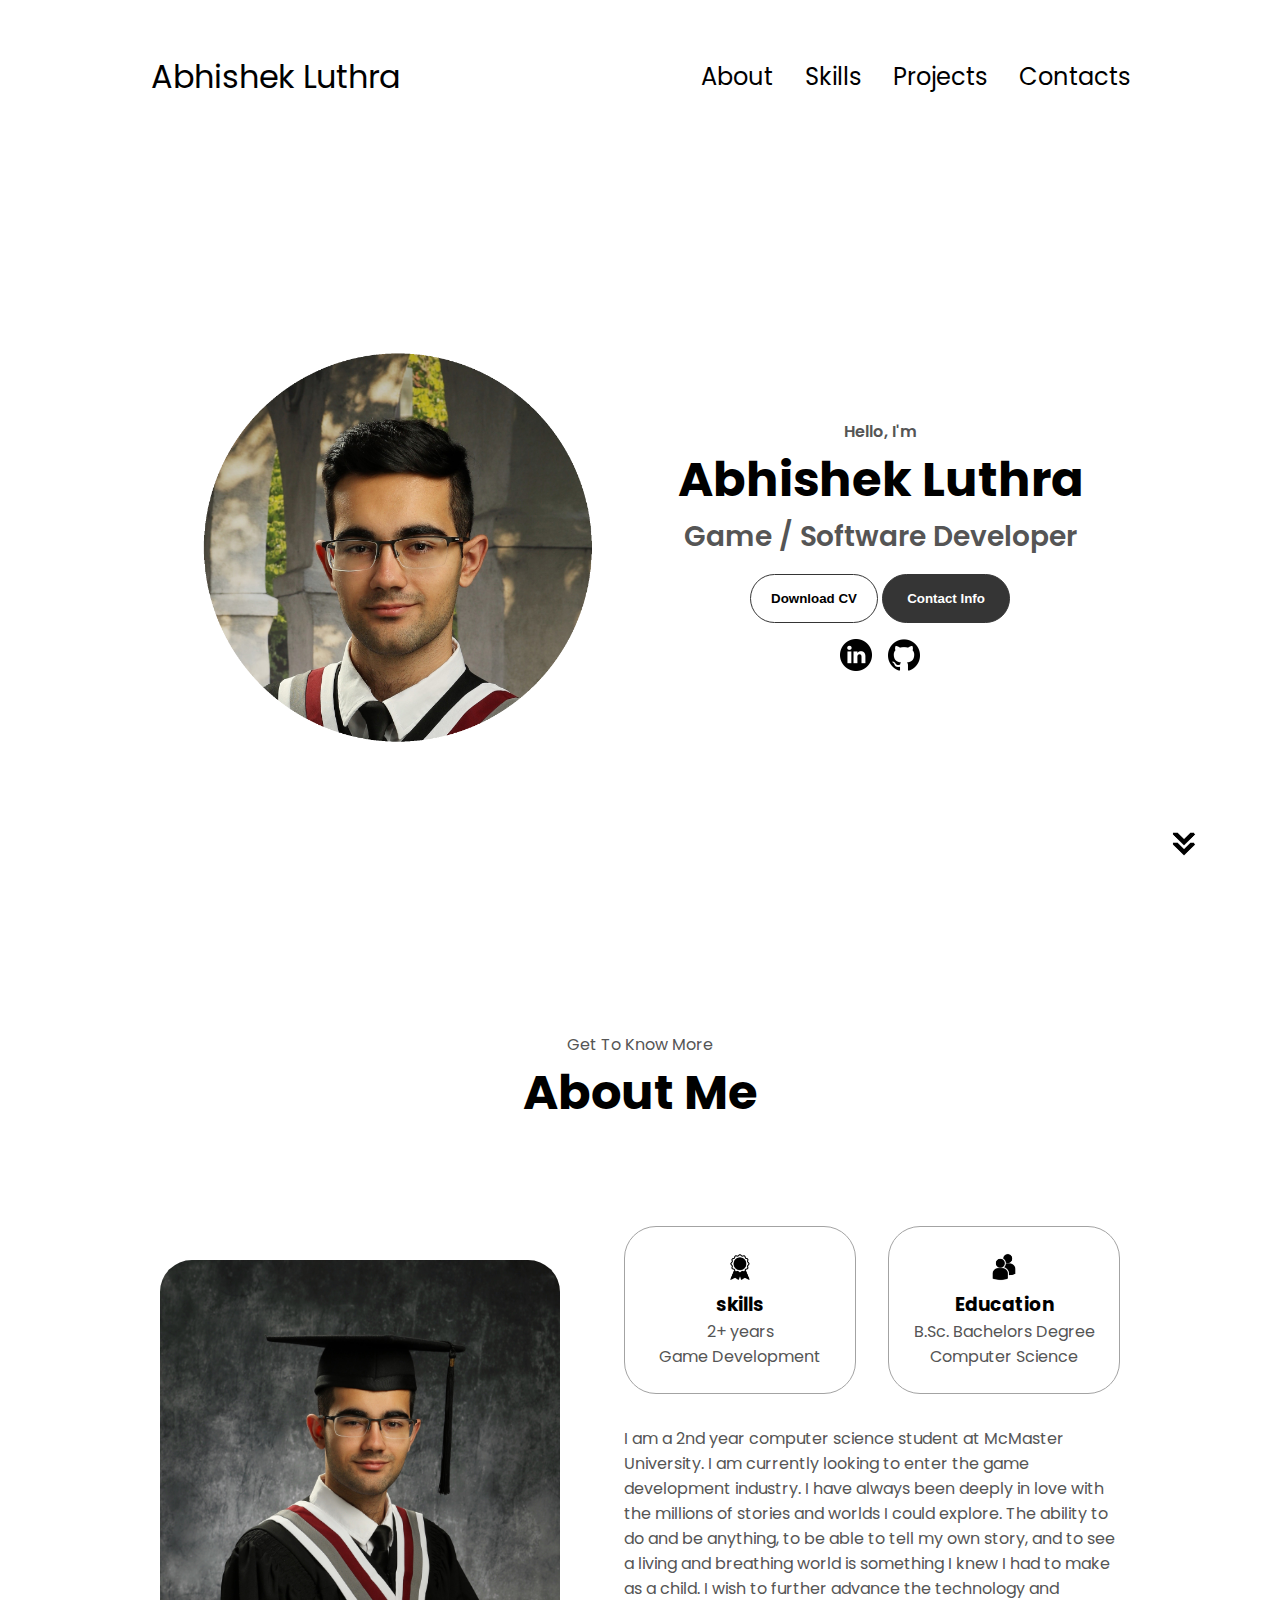
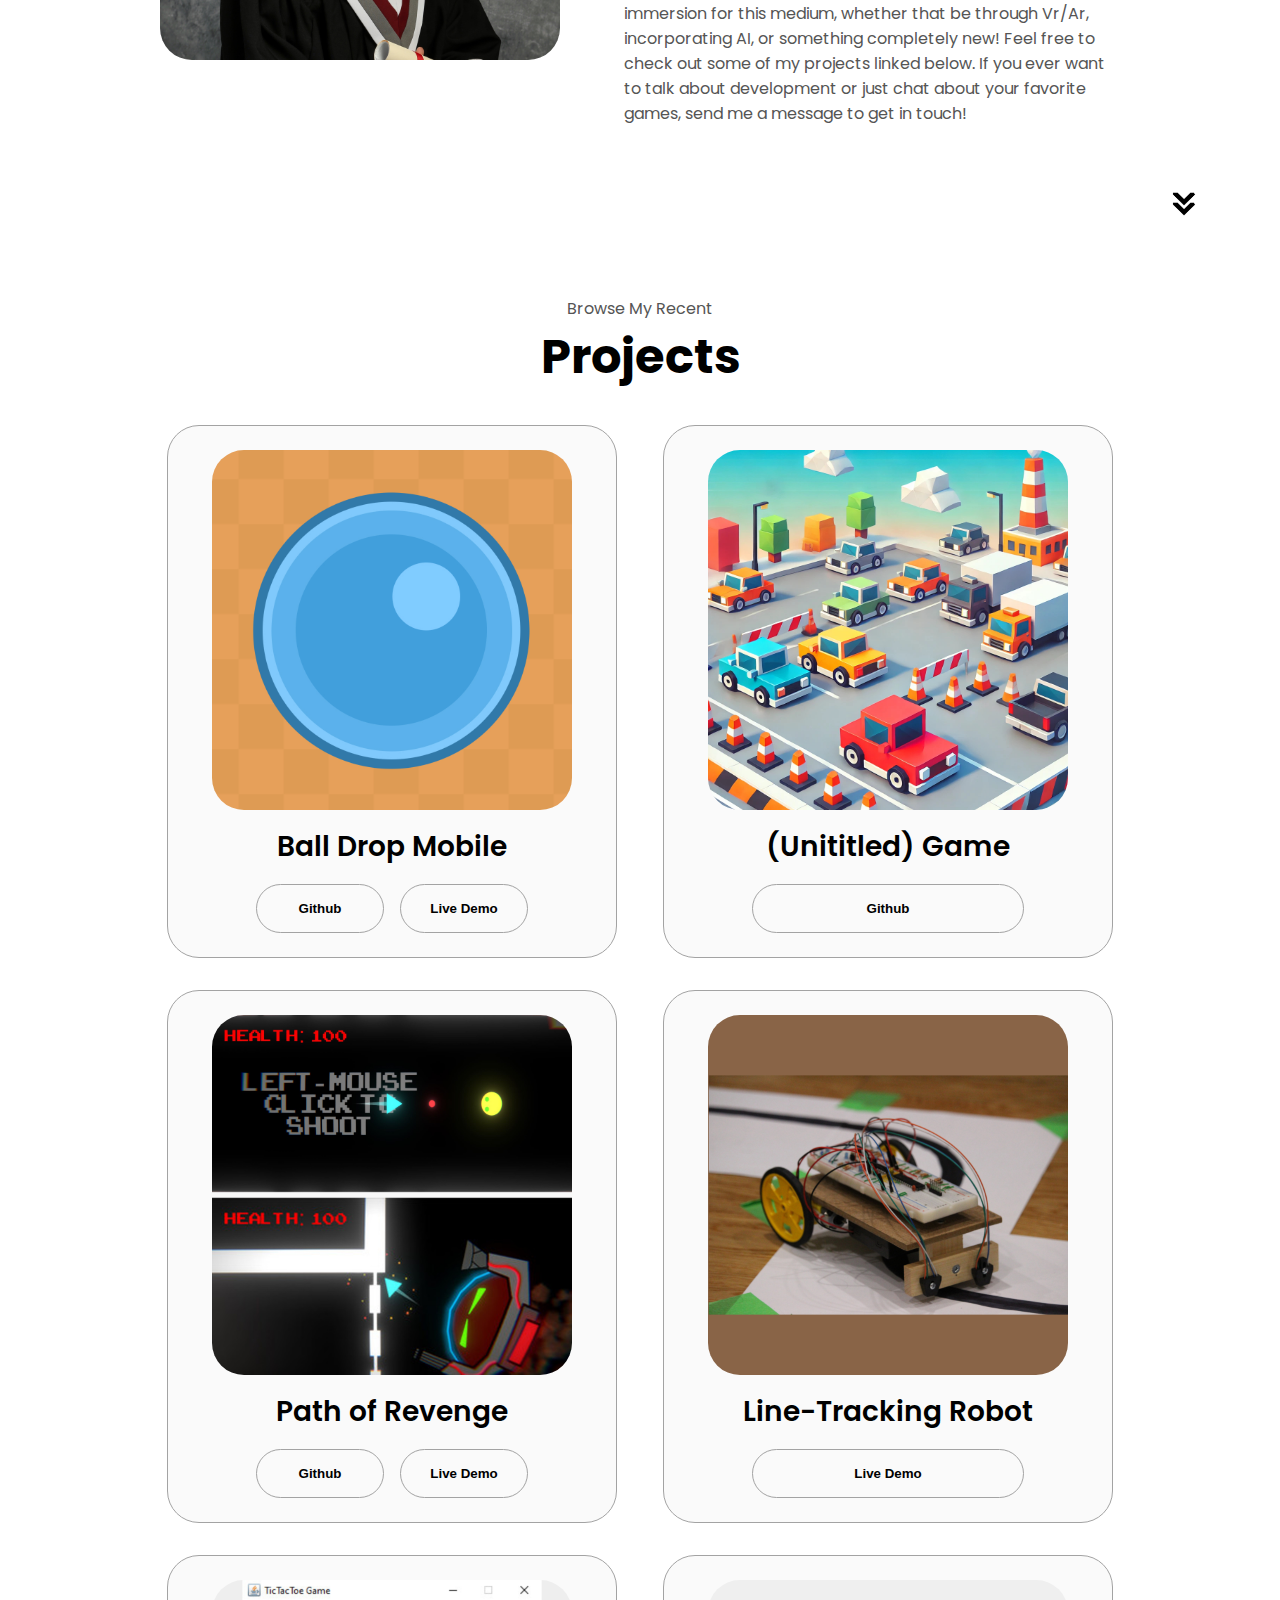
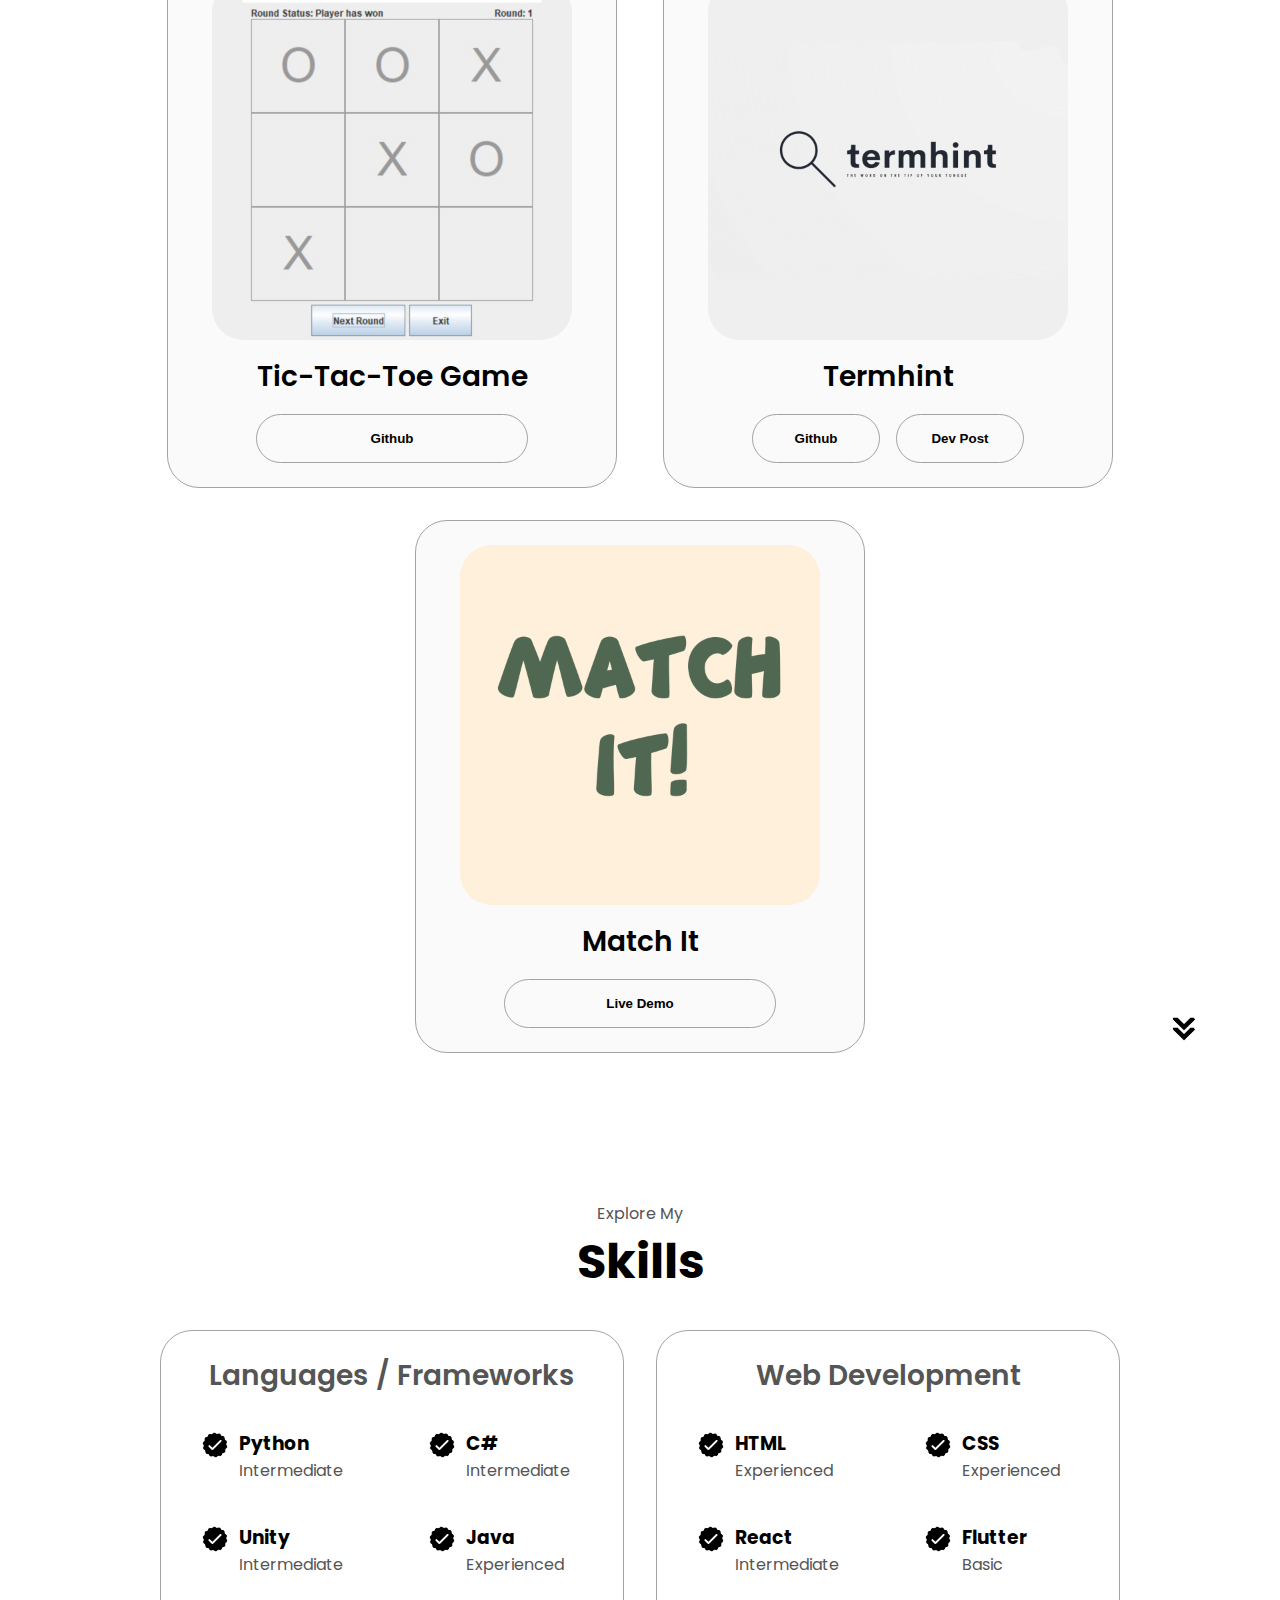
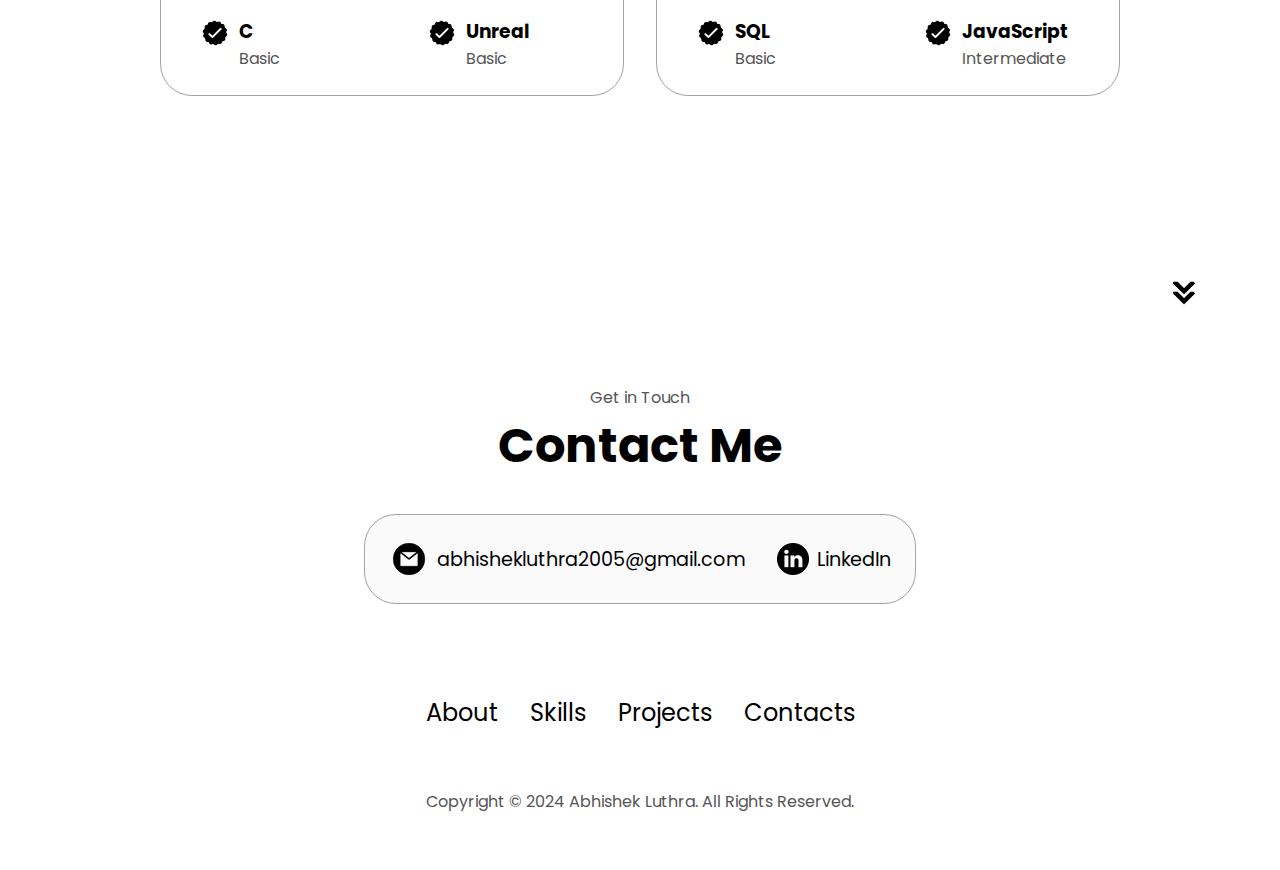
<file: index.html>
<!DOCTYPE html>
<html lang="en">
<head>
    <meta charset="UTF-8">
    <meta http-equiv="X-UA-Compatible" content="IE=edge">
    <meta name="viewport" content="width=device-width, initial-scale=1.0">
    <title>Abhishek Luthra</title>
    <link rel="stylesheet" href="styles.css">
    <link rel="stylesheet" href="mediaqueries.css">
    <link rel="icon" href="assets/pageIcon.png">
</head>
<body>
    <nav id="desktop-nav">
        <div class="logo">Abhishek Luthra</div>
        <div>
            <ul class="nav-links">
                <li><a href="#about">About</a></li>
                <li><a href="#skills">Skills</a></li>
                <li><a href="#projects">Projects</a></li>
                <li><a href="#contact">Contacts</a></li>
            </ul>
        </div>
    </nav>
    <nav id="hamburger-nav">
        <div class="logo">Abhishek Luthra</div>
        <div class="hamburger-menu">
            <div class="hamburger-icon" onclick="toggleMenu()">
                <span></span>
                <span></span>
                <span></span>
            </div>
            <div class="menu-links">
                <li><a href="#about" onclick="toggleMenu()">About</a></li>
                <li><a href="#skills" onclick="toggleMenu()">Skills</a></li>
                <li><a href="#projects" onclick="toggleMenu()">Projects</a></li>
                <li><a href="#contact" onclick="toggleMenu()">Contacts</a></li>
            </div>
        </div>
    </nav>
    <section id="profile">
        <div class="section_pic-container">
            <img src="assets/pfp.png" alt="Abhishek Luthra profile picture">
        </div>
        <div class="section_text">
            <p class="section_text_p1">Hello, I'm</p>
            <h1 class="title">Abhishek Luthra</h1>
            <p class="section_text_p2">Game / Software Developer</p>
            <div class="btn_container">
                <button class="btn btn-color2" onclick="window.open('./assets/ResumeNewCompSci.pdf')">
                    Download CV
                </button>
                <button class="btn btn-color1" onclick="location.href='#contact'">
                    Contact Info
                </button>
            </div>
            <div id="socials-container">
                <img
                    src="./assets/linkedin.png"
                    alt="My LinkedIn Profile"
                    class="icon"
                    onclick="window.open('https://www.linkedin.com/in/abhishek-luthra-a23373288/', '_blank')"
                />
                <img
                    src="./assets/github.png"
                    alt="My Github Profile"
                    class="icon"
                    onclick="window.open('https://github.com/epicjim1', '_blank')"
                />
            </div>
        </div>
        <img
            src="./assets/arrow.png"
            alt="Arrow Icon"
            class="icon arrow"
            onclick="location.href='#about'"
        />
    </section>
    <section id="about">
        <p class="section_text_p1">Get To Know More</p>
        <h1 class="title">About Me</h1>
        <div class="section-container">
            <div class="section_pic-container">
                <img
                    src="./assets/tempMe.jpg"
                    alt="Profile Picture"
                    class="about-pic"
                />
            </div>
            <div class="about-details-container">
                <div class="about-containers">
                    <div class="details-container">
                        <img
                            src="./assets/experience.png"
                            alt="skills Icon"
                            class="icon"
                        />
                        <h3>skills</h3>
                        <p>2+ years <br />Game Development</p>
                    </div>
                    <div class="details-container">
                        <img
                            src="./assets/education.png"
                            alt="Education Icon"
                            class="icon"
                        />
                        <h3>Education</h3>
                        <p>B.Sc. Bachelors Degree<br />Computer Science</p>
                    </div>
                </div>
                <div class="text-container">
                    <p>
                        I am a 2nd year computer science student at McMaster University.
                        I am currently looking to enter the game development industry. 
                        I have always been deeply in love with the millions of stories
                        and worlds I could explore. The ability to do and be anything, to be
                        able to tell my own story, and to see a living and breathing world is
                        something I knew I had to make as a child. I wish to further advance
                        the technology and immersion for this medium, whether that be
                        through Vr/Ar, incorporating AI, or something completely new! Feel
                        free to check out some of my projects linked below. If you ever want
                        to talk about development or just chat about your favorite games,
                        send me a message to get in touch!
                    </p>
                </div>
            </div>
        </div>
        <img
            src="./assets/arrow.png"
            alt="Arrow Icon"
            class="icon arrow"
            onclick="location.href='#projects'"
        />
    </section>
    <section id="projects">
        <p class="section_text_p1">Browse My Recent</p>
        <h1 class="title">Projects</h1>
        <div class="skills-details-container">
            <div class="about-containers" style="justify-content: space-around;">
                <div class="project-details-container color-container">
                    <div class="article-container">
                        <img
                            src="./assets/BallDropIcon.jpg"
                            alt="Ball Drop Image"
                            class="project-img"
                        />
                    </div>
                    <h2 class="skills-sub-title project-title">Ball Drop Mobile</h2>
                    <div class="btn-container">
                        <button
                            class="btn btn-color2 project-btn"
                            onclick="location.href='https://github.com/epicjim1/BallDrop-Game'">
                            
                            Github
                        </button>
                        <button
                            class="btn btn-color2 project-btn"
                            onclick="location.href='https://epicjim2005.itch.io/ball-puzzle'">
                            
                            Live Demo
                        </button>
                    </div>
                </div>
                <div class="project-details-container color-container">
                    <div class="article-container">
                        <img
                            src="./assets/parkingGame.jpg"
                            alt="Ball Drop Image"
                            class="project-img"
                        />
                    </div>
                    <h2 class="skills-sub-title project-title">(Unititled) Game</h2>
                    <div class="btn-container">
                        <button
                            class="btn-single btn-color2 project-btn"
                            onclick="location.href='https://github.com/epicjim1/ParkingGame'">
                            
                            Github
                        </button>
                        <!-- <button
                            class="btn btn-color2 project-btn"
                            onclick="location.href='https://epicjim2005.itch.io/ball-puzzle'">
                            
                            Live Demo
                        </button> -->
                    </div>
                </div>
                <div class="project-details-container color-container">
                    <div class="article-container">
                        <img
                            src="./assets/revengeBig.jpg"
                            alt="Path of Revenge Game"
                            class="project-img"
                        />
                    </div>
                    <h2 class="skills-sub-title project-title">Path of Revenge</h2>
                    <div class="btn-container">
                        <button
                            class="btn btn-color2 project-btn"
                            onclick="location.href='https://github.com/epicjim1/PathOfRevenge-Game'">
                            
                            Github
                        </button>
                        <button
                            class="btn btn-color2 project-btn"
                            onclick="location.href='https://epicjim2005.itch.io/the-path-of-revenge'">
                            
                            Live Demo
                        </button>
                    </div>
                </div>
                <div class="project-details-container color-container">
                    <div class="article-container">
                        <img
                            src="./assets/robotBig.jpg"
                            alt="Robot Image"
                            class="project-img"
                        />
                    </div>
                    <h2 class="skills-sub-title project-title">Line-Tracking Robot</h2>
                    <div class="btn-container">
                        <!--<button
                            class="btn btn-color2 project-btn"
                            onclick="location.href='https://github.com/epicjim1'" style="background-color: red;">
                            
                            Github
                        </button>-->
                        <button
                            class="btn-single btn-color2 project-btn"
                            onclick="location.href='https://youtu.be/x39QobqsbL0'">
                            
                            Live Demo
                        </button>
                    </div>
                </div>
                <div class="project-details-container color-container">
                    <div class="article-container">
                        <img
                            src="./assets/MVCBig.jpg"
                            alt="MVC Image"
                            class="project-img"
                        />
                    </div>
                    <h2 class="skills-sub-title project-title">Tic-Tac-Toe Game</h2>
                    <div class="btn-container">
                        <button
                            class="btn-single btn-color2 project-btn"
                            onclick="location.href='https://github.com/epicjim1/Tic-Tac-Toe-MVC-Game'">
                            
                            Github
                        </button>
                        <!--<button
                            class="btn btn-color2 project-btn"
                            onclick="location.href='https://github.com/epicjim1'" style="background-color: red;">
                            
                            Live Demo
                        </button>-->
                    </div>
                </div>
                <div class="project-details-container color-container">
                    <div class="article-container">
                        <img
                            src="./assets/termhintBig.jpg"
                            alt="Termhint Image"
                            class="project-img"
                        />
                    </div>
                    <h2 class="skills-sub-title project-title">Termhint</h2>
                    <div class="btn-container">
                        <button
                            class="btn btn-color2 project-btn"
                            onclick="location.href='https://github.com/epicjim1/termhint'">
                            
                            Github
                        </button>
                        <button
                            class="btn btn-color2 project-btn"
                            onclick="location.href='https://devpost.com/software/wordinator'">
                            
                            Dev Post
                        </button>
                    </div>
                </div>
                <div class="project-details-container color-container">
                    <div class="article-container">
                        <img
                            src="./assets/Match It.jpg"
                            alt="Capsule Game"
                            class="project-img"
                        />
                    </div>
                    <h2 class="skills-sub-title project-title">Match It</h2>
                    <div class="btn-container">
                        <!--<button
                            class="btn btn-color2 project-btn"
                            onclick="location.href='https://github.com/epicjim1'" style="background-color: red;">
                            
                            Github
                        </button>-->
                        <button
                            class="btn-single btn-color2 project-btn"
                            onclick="location.href='https://stabl.rocks/ShowModulePublish?modulePublishId=b6748206-462b-4280-809c-bc020edc3a8e'">
                            
                            Live Demo
                        </button>
                    </div>
                </div>
            </div>
        </div>
        <img
            src="./assets/arrow.png"
            alt="Arrow Icon"
            class="icon arrow"
            onclick="location.href='#skills'"
        />
    </section>
    <section id="skills">
        <p class="section_text_p1">Explore My</p>
        <h1 class="title">Skills</h1>
        <div class="skills-details-container">
            <div class="about-containers">
                <div class="details-container">
                    <h2 class="skills-sub-title">Languages / Frameworks</h2>
                    <div class="article-container">
                        <article>
                            <img
                                src="./assets/checkmark.png"
                                alt="Eperience Icon"
                                class="icon"
                            />
                            <div>
                                <h3>Python</h3>
                                <p>Intermediate</p>
                            </div>
                        </article>
                        <article>
                            <img
                                src="./assets/checkmark.png"
                                alt="Eperience Icon"
                                class="icon"
                            />
                            <div>
                                <h3>C#</h3>
                                <p>Intermediate</p>
                            </div>
                        </article>
                        <article>
                            <img
                                src="./assets/checkmark.png"
                                alt="Eperience Icon"
                                class="icon"
                            />
                            <div>
                                <h3>Unity</h3>
                                <p>Intermediate</p>
                            </div>
                        </article>
                        <article>
                            <img
                                src="./assets/checkmark.png"
                                alt="Eperience Icon"
                                class="icon"
                            />
                            <div>
                                <h3>Java</h3>
                                <p>Experienced</p>
                            </div>
                        </article>
                        <article>
                            <img
                                src="./assets/checkmark.png"
                                alt="Eperience Icon"
                                class="icon"
                            />
                            <div>
                                <h3>C</h3>
                                <p>Basic</p>
                            </div>
                        </article>
                        <article>
                            <img
                                src="./assets/checkmark.png"
                                alt="Eperience Icon"
                                class="icon"
                            />
                            <div>
                                <h3>Unreal</h3>
                                <p>Basic</p>
                            </div>
                        </article>
                    </div>
                </div>
                <div class="details-container">
                    <h2 class="skills-sub-title">Web Development</h2>
                    <div class="article-container">
                        <article>
                            <img
                                src="./assets/checkmark.png"
                                alt="Eperience Icon"
                                class="icon"
                            />
                            <div>
                                <h3>HTML</h3>
                                <p>Experienced</p>
                            </div>
                        </article>
                        <article>
                            <img
                                src="./assets/checkmark.png"
                                alt="Eperience Icon"
                                class="icon"
                            />
                            <div>
                                <h3>CSS</h3>
                                <p>Experienced</p>
                            </div>
                        </article>
                        <article>
                            <img
                                src="./assets/checkmark.png"
                                alt="Eperience Icon"
                                class="icon"
                            />
                            <div>
                                <h3>React</h3>
                                <p>Intermediate</p>
                            </div>
                        </article>
                        <article>
                            <img
                                src="./assets/checkmark.png"
                                alt="Eperience Icon"
                                class="icon"
                            />
                            <div>
                                <h3>Flutter</h3>
                                <p>Basic</p>
                            </div>
                        </article>
                        <article>
                            <img
                                src="./assets/checkmark.png"
                                alt="Eperience Icon"
                                class="icon"
                            />
                            <div>
                                <h3>SQL</h3>
                                <p>Basic</p>
                            </div>
                        </article>
                        <article>
                            <img
                                src="./assets/checkmark.png"
                                alt="Eperience Icon"
                                class="icon"
                            />
                            <div>
                                <h3>JavaScript</h3>
                                <p>Intermediate</p>
                            </div>
                        </article>
                    </div>
                </div>
            </div>
        </div>
        <img
            src="./assets/arrow.png"
            alt="Arrow Icon"
            class="icon arrow"
            onclick="location.href='#contact'"
        />
    </section>
    <section id="contact">
        <p class="section_text_p1">Get in Touch</p>
        <h1 class="title">Contact Me</h1>
        <div class="contact-info-upper-container">
            <div class="contact-info-container">
                <img
                    src="./assets/email.png"
                    alt="Email Icon"
                    class="icon contact-icon email-icon"
                />
                <p><a href="mailto:abhishekluthra2005@gmail.com">abhishekluthra2005@gmail.com</a></p>
            </div>
            <div class="contact-info-container">
                <img
                    src="./assets/linkedin.png"
                    alt="LinkedIn Icon"
                    class="icon contact-icon"
                />
                <p><a href="https://www.linkedin.com/in/abhishek-luthra-a23373288/">LinkedIn</a></p>
            </div>
        </div>
    </section>
    <footer>
        <nav>
            <div class="nav-links-container">
                <ul class="nav-links">
                    <li><a href="#about">About</a></li>
                    <li><a href="#skills">Skills</a></li>
                    <li><a href="#projects">Projects</a></li>
                    <li><a href="#contact">Contacts</a></li>
                </ul>
            </div>
        </nav>
        <p>Copyright &#169; 2024 Abhishek Luthra. All Rights Reserved.</p>
    </footer>
    <script src="script.js"></script>
</body>
</html>
</file>
<file: styles.css>
/*  General  */

@import url('https://fonts.googleapis.com/css2?family=Poppins:wght@300;400;500;600&display=swap');

* {
    margin: 0;
    padding: 0;
}

body {
    font-family: 'Poppins', sans-serif;
}

html {
    scroll-behavior: smooth;
}

p {
    color: rgb(85, 85, 85);
}

/* TRANSITION */

a,
.btn {
    transition: all 300ms ease;
}

/* DESKTOP NAV */

nav,
.nav-links {
    display: flex;
    /*background-color: red;*/
}

nav {
    justify-content: space-around;
    align-items: center;
    height: 17vh;
}

.nav-links {
    gap: 2rem;
    list-style: none;
    font-size: 1.5rem;
}

a {
    color: black;
    text-decoration: none;
    text-decoration-color: white;
}

a:hover {
    color: grey;
    text-decoration: underline;
    text-underline-offset: 1rem;
    text-decoration-color: rgb(181, 181, 181);
}

.logo {
    font-size: 2rem;
}

.logo:hover {
    cursor: default;
}

/* HAMBURGER MENU */

#hamburger-nav {
    display: none;
}

.hamburger-menu {
    position: relative;
    display: inline-block;
    z-index: 2;
}

.hamburger-icon {
    display: flex;
    flex-direction: column;
    justify-content: space-between;
    height: 24px;
    width: 30px;
    cursor: pointer;
}

.hamburger-icon span {
    width: 100%;
    height: 2px;
    background-color: black;
    transition: all 0.3 ease-in-out;
}

.menu-links {
    position: absolute;
    top:  100%;
    right: 0;
    background-color: white;
    width: fit-content;
    max-height: 0;
    overflow: hidden;
    transition: all 0.3 ease-in-out;
}

.menu-links a {
    display: block;
    padding: 10px;
    text-align: center;
    font-size: 1.5rem;
    color: black;
    text-decoration: none;
    transition: all 0.3 ease-in-out;
}

.menu-links li {
    list-style: none;
}

.menu-links.open {
    max-height: 300px;
}

.hamburger-icon.open span:first-child {
    transform: rotate(45deg) translate(10px, 5px);
}

.hamburger-icon.open span:nth-child(2) {
    opacity: 0;
}

.hamburger-icon.open span:last-child {
    transform: rotate(-45deg) translate(10px, -5px);
}

.hamburger-icon span:first-child {
    transform: none;
}

.hamburger-icon span:nth-child(2) {
    opacity: 1;
}

.hamburger-icon span:last-child {
    transform: none;
}

/* SECTIONS */

section {
    padding-top: 4vh;
    height: 96vh;
    margin: 0 10rem;
    box-sizing: border-box;
    min-height: fit-content;
}

.section-container {
    display: flex;
}

/* PROFILE SECTION */

#profile {
    position: relative; /*added*/
    display: flex;
    justify-content: center;
    gap: 5rem;
    height: 80vh;
    /*background-color: blue;*/
    margin-bottom: 4rem;
}

.section_pic-container {
    display: flex;
    height: 400px;
    width: 400px;
    margin: auto 0;
    /*background-color: purple;*/
}

.section_text {
    align-self: center;
    text-align: center;
    /*background-color: green;*/
}

.section_text p {
    font-weight: 600;
}

.section_text_p1 {
    text-align: center;
}

.section_text_p2 {
    font-size: 1.75rem;
    margin-bottom: 1rem;
}

.title {
    font-size: 3rem;
    text-align: center;
}

#socials-container {
    display: flex;
    justify-content: center;
    margin-top: 1rem;
    gap: 1rem;
}

/* ICONS */

.icon {
    cursor: pointer;
    height: 2rem;
}

/* BUTTONS */

.btn-container {
    display: flex;
    justify-content: center;
    gap: 1rem;
}

.btn {
    font-weight: 600;
    transition: all 300ms ease;
    padding: 1rem;
    width: 8rem;
    border-radius: 2rem;
}

.btn-single {
    font-weight: 600;
    transition: all 300ms ease;
    padding: 1rem;
    width: 17rem;
    border-radius: 2rem;
}

.btn-color1,
.btn-color2 {
    border: rgb(53, 53, 53) 0.1rem solid;
}

.btn-color1:hover,
.btn-color2:hover {
    cursor: pointer;
}

.btn-color1,
.btn-color2:hover {
    background: rgb(53, 53, 53);
    color: white;
}

.btn-color1:hover {
    background: rgb(0, 0, 0);
}

.btn-color2 {
    background: none;
}

.btn-color2:hover {
    border: rgb(255, 255, 255) 0.1rem solid;
}

.btn-container {
    gap: 1rem;
}

/* ABOUT SECTION */

#about {
    position: relative;
}

.about-containers {
    gap: 2rem;
    margin-bottom: 2rem;
    margin-top: 2rem;
    flex-wrap: wrap; /*added*/
}

.about-details-container {
    justify-content: center;
    flex-direction: column;
}

.about-containers,
.about-details-container {
    display: flex;
}

.about-pic {
    border-radius: 2rem;
}

.arrow {
    position: absolute;
    right: -5rem;
    bottom: 2.5rem;
}

.project-details-container {
    padding: 1.5rem;
    flex: 1;
    background: white;
    border-radius: 2rem;
    border: rgb(53, 53, 53) 0.1rem solid;
    border-color: rgb(163, 163, 163);
    text-align: center;
    max-width: 400px;
}

.details-container {
    padding: 1.5rem;
    flex: 1;
    background: white;
    border-radius: 2rem;
    border: rgb(53, 53, 53) 0.1rem solid;
    border-color: rgb(163, 163, 163);
    text-align: center;
}

.section-container {
    gap: 4rem;
    height: 80%;
}

.section_pic-container {
    height: 400px;
    width: 400px;
    margin: auto 0;
}

/* SKILLS SECTION */

#skills {
    position: relative;
    /* margin-top: 5rem;
    background-color: red; */
}

#skills .section_text_p1 {
     margin-top: 5rem;
}

.skills-sub-title {
    color: rgb(85, 85, 85);
    font-weight: 600;
    font-size: 1.75rem;
    margin-bottom: 2rem;
}

.skills-details-container {
    display: flex;
    justify-content: center;
    flex-direction: row;
}

.article-container {
    display: flex;
    text-align: initial;
    flex-wrap: wrap;
    flex-direction: row;
    gap: 2.5rem;
    justify-content: space-around;
}

article {
    display: flex;
    width: 10rem;
    /*background-color: red;*/
    justify-content: flex-start;
    gap: 0.5rem;
}

article.icon {
    cursor: default;
}

/* PROJECT SECTION */

#projects {
    position: relative;
    height: fit-content; /*added*/
}

.color-container {
    border-color: rgb(163, 163, 163);
    background: rgb(250, 250, 250);
}

.project-img {
    border-radius: 2rem;
    width: 90%;
    height: 90%;
}

.project-title {
    margin: 1rem;
    color: black;
}

.project-btn {
    color: black;
    border-color: rgb(163, 163, 163);
}

/* CONTACT */

#contact {
    display: flex;
    justify-content: center;
    flex-direction: column;
    height: 70vh;
}

.contact-info-upper-container {
    display: flex;
    justify-content: center;
    border-radius: 2rem;
    border: rgb(53, 53, 53) 0.1rem solid;
    border-color: rgb(163, 163, 163);
    background: rgb(250, 250, 250);
    margin: 2rem auto;
    padding: 0.5rem;
}

.contact-info-container {
    display: flex;
    justify-content: center;
    align-items: center;
    gap: 0.5rem;
    margin: 1rem;
}

.contact-info-container p {
    font-size: larger;
}

.contact-icon {
    cursor: default;
}

.email-icon {
    height: 2.5rem;
}

/* FOOTER SECTION */

footer {
    height: 26vh;
    margin: 0 3rem;
}

footer p {
    text-align: center;
}
</file>
<file: mediaqueries.css>
/*@media screen and (max-width: 1400px) {
    #profile {
        height: 83vh;
        margin-bottom: 6rem;
    }
    .about-containers {
        flex-wrap: wrap;
    }
}

@media screen and (max-width: 1200px) {
    #desktop-nav {
        display: none;
    }
    #hamburger-nav {
        display: flex;
    }
    #skills,
    .skills-details-container {
        margin-top: 2rem;
    }
    #profile,
    .section-container {
        display: block;
    }
    .arrow {
        display: none;
    }
    section,
    .section-container {
        height: fit-content;
    }
    section {
        margin: 0 5%;
    }
    .section_pic-container {
        width: 275px;
        height: 275px;
        margin: 0 auto 2rem;
    }
    .about-containers {
        margin-top: 0;
    }
}

@media screen and (max-width: 60px) {
    #contact,
    footer {
        height: 40vh;
    }
    #profile {
        height: 83vh;
        margin-bottom: 0;
    }
    article {
        font-size: 3rem;
    }
    .about-containers,
    .contact-info-upper-container,
    .btn-container {
        flex-wrap: wrap;
    }
    .contact-info-container {
        margin: 0;
    }
    .contact-info-container p,
    .nav-links li a {
        font-size: 1rem;
    }
    .skills-sub-title {
        font-size: 1.25rem;
    }
    .logo {
        font-size: 1.5rem;
    }
    .nav-links {
        flex-direction: column;
        gap: 0.5rem;
        text-align: center;
    }
    .section_pic-container {
        width: auto;
        height: 46vw;
        justify-content: center;
    }
    .section_text_p2 {
        font-size: 1.25rem;
    }
    .title {
        font-size: 2rem;
    }
    .text-container {
        text-align: justify;
    }
}*/

@media screen and (max-width: 2430px) {
  .about-containers {
    flex-wrap: wrap;
  }
}

@media screen and (max-width: 1400px) {
    #profile {
      height: 83vh;
      margin-bottom: 6rem;
    }
    .about-containers {
      flex-wrap: wrap;
    }
    #contact,
    #projects {
      height: fit-content;
    }
  }
  
  @media screen and (max-width: 1200px) {
    #desktop-nav {
      display: none;
    }
    #hamburger-nav {
      display: flex;
    }
    #skills,
    .skills-details-container {
      margin-top: 0rem;
    }
    #skills .section_text_p1 {
     margin-top: 0rem;
    }
    #profile,
    .section-container {
      display: block;
    }
    .arrow {
      display: none;
    }
    section,
    .section-container {
      height: fit-content;
    }
    section {
      margin: 0 5%;
    }
    .section_pic-container {
      width: 275px;
      height: 275px;
      margin: 0 auto 2rem;
    }
    .about-containers {
      margin-top: 0;
    }
  }
  
  @media screen and (max-width: 600px) {
    #contact,
    footer {
      height: 40vh;
    }
    #profile {
      height: 83vh;
      margin-bottom: 0;
    }
    article {
      font-size: 1rem;
    }
    footer nav {
      height: fit-content;
      margin-bottom: 2rem;
    }
    .about-containers,
    .contact-info-upper-container,
    .btn-container {
      flex-wrap: wrap;
    }
    .contact-info-container {
      margin: 0;
    }
    .contact-info-container p,
    .nav-links li a {
      font-size: 1rem;
    }
    .skills-sub-title {
      font-size: 1.25rem;
    }
    .logo {
      font-size: 1.5rem;
    }
    .nav-links {
      flex-direction: column;
      gap: 0.5rem;
      text-align: center;
    }
    .section_pic-container {
      width: auto;
      height: 46vw;
      justify-content: center;
    }
    .section_text_p2 {
      font-size: 1.25rem;
    }
    .title {
      font-size: 2rem;
    }
    .text-container {
      text-align: justify;
    }
    .btn-single {
      width: 8rem;
    }
  }
</file>
